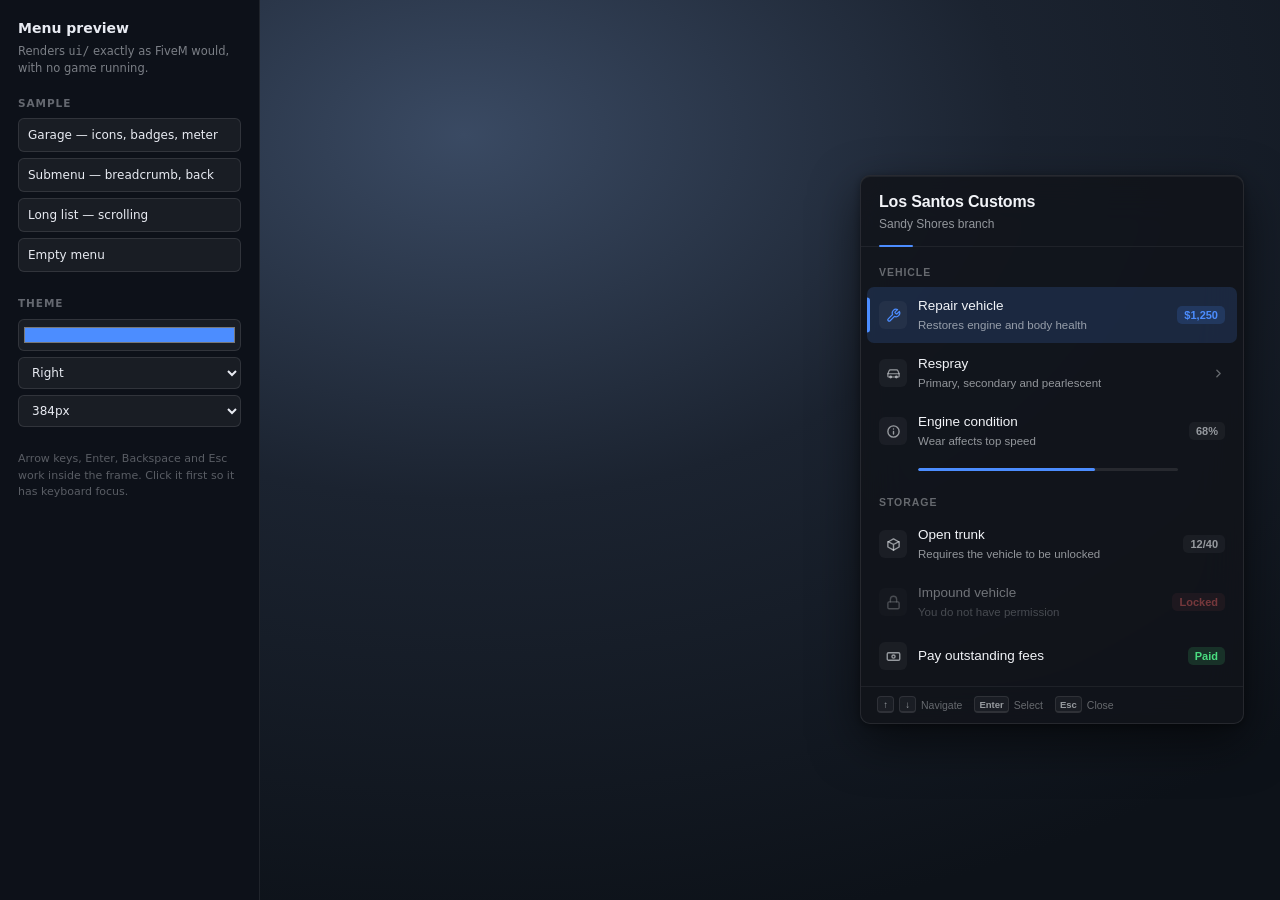
<file: tests/ui/preview.html>
<!DOCTYPE html>
<html lang="en">
<head>
<meta charset="UTF-8">
<title>DAG menu preview</title>
<style>
    :root { color-scheme: dark; }
    * { box-sizing: border-box; }
    body {
        margin: 0; height: 100vh; display: grid; grid-template-columns: 260px 1fr;
        font: 13px/1.5 'Segoe UI', system-ui, sans-serif; color: #e8ebf2; background: #0d1119;
    }
    aside { padding: 18px; border-right: 1px solid rgba(255,255,255,.08); overflow-y: auto; }
    h1 { font-size: 14px; margin: 0 0 4px; }
    p.lead { margin: 0 0 18px; font-size: 11.5px; color: rgba(232,235,242,.5); }
    h2 { font-size: 10.5px; letter-spacing: .09em; text-transform: uppercase;
         color: rgba(232,235,242,.4); margin: 18px 0 7px; }
    button, select, input {
        width: 100%; margin-bottom: 6px; padding: 7px 9px; font: inherit; font-size: 12px;
        color: inherit; background: rgba(255,255,255,.05); border: 1px solid rgba(255,255,255,.1);
        border-radius: 6px; cursor: pointer; text-align: left;
    }
    button:hover { background: rgba(255,255,255,.09); }
    input[type=color] { height: 32px; padding: 3px; }
    .stage { position: relative; overflow: hidden;
        background: radial-gradient(120% 90% at 20% 15%, #3a4a63 0%, #1b2330 45%, #0d1219 100%); }
    iframe { position: absolute; inset: 0; width: 100%; height: 100%; border: 0; }
    .note { margin-top: 18px; font-size: 11px; color: rgba(232,235,242,.35); }
</style>
</head>
<body>
<aside>
    <h1>Menu preview</h1>
    <p class="lead">Renders <code>ui/</code> exactly as FiveM would, with no game running.</p>

    <h2>Sample</h2>
    <button data-sample="garage">Garage &mdash; icons, badges, meter</button>
    <button data-sample="colours">Submenu &mdash; breadcrumb, back</button>
    <button data-sample="long">Long list &mdash; scrolling</button>
    <button data-sample="empty">Empty menu</button>

    <h2>Theme</h2>
    <input type="color" id="accent" value="#4c8dff">
    <select id="position">
        <option value="right">Right</option>
        <option value="left">Left</option>
        <option value="center">Center</option>
        <option value="top">Top</option>
    </select>
    <select id="width">
        <option value="340">340px</option>
        <option value="384" selected>384px</option>
        <option value="440">440px</option>
    </select>

    <p class="note">Arrow keys, Enter, Backspace and Esc work inside the frame.
    Click it first so it has keyboard focus.</p>
</aside>

<div class="stage"><iframe id="frame" src="../../ui/index.html"></iframe></div>

<script>
const SAMPLES = {
    garage: {
        title: 'Los Santos Customs', subtitle: 'Sandy Shores branch', canGoBack: false,
        options: [
            { title: 'Vehicle', header: true },
            { title: 'Repair vehicle', description: 'Restores engine and body health', icon: 'wrench', badge: '$1,250', badgeTone: 'accent' },
            { title: 'Respray', description: 'Primary, secondary and pearlescent', icon: 'car', submenu: true },
            { title: 'Engine condition', description: 'Wear affects top speed', icon: 'info', badge: '68%', progress: 68 },
            { title: 'Storage', header: true },
            { title: 'Open trunk', description: 'Requires the vehicle to be unlocked', icon: 'box', badge: '12/40' },
            { title: 'Impound vehicle', description: 'You do not have permission', icon: 'lock', disabled: true, badge: 'Locked', badgeTone: 'danger' },
            { title: 'Pay outstanding fees', icon: 'cash', badge: 'Paid', badgeTone: 'success' }
        ]
    },
    colours: {
        title: 'Respray', breadcrumb: 'Los Santos Customs', canGoBack: true,
        options: [
            { title: 'Classic Black', icon: '⬛', badge: '$200' },
            { title: 'Racing Red', icon: '🟥', badge: '$340' },
            { title: 'Pearl White', icon: '⬜', badge: '$540' },
            { title: 'Matte Olive', icon: '🟩', badge: '$480' }
        ]
    },
    long: {
        title: 'Impound lot', subtitle: '24 vehicles stored', canGoBack: true,
        breadcrumb: 'Police / Vehicles',
        options: Array.from({ length: 24 }, (_, i) => ({
            title: 'Vehicle ' + String(i + 1).padStart(2, '0'),
            description: i % 3 === 0 ? 'Flagged for inspection' : null,
            icon: 'car',
            badge: '$' + (150 + i * 25),
            disabled: i === 4
        }))
    },
    empty: { title: 'Watchlist', subtitle: 'Nothing tracked yet', canGoBack: true, options: [] }
};

const frame = document.getElementById('frame');
let sample = 'garage';

function theme() {
    return {
        accent: document.getElementById('accent').value,
        position: document.getElementById('position').value,
        width: Number(document.getElementById('width').value)
    };
}

function send() {
    frame.contentWindow.postMessage({ action: 'open', theme: theme(), menu: SAMPLES[sample] }, '*');
}

frame.addEventListener('load', send);
document.querySelectorAll('[data-sample]').forEach(btn =>
    btn.addEventListener('click', () => { sample = btn.dataset.sample; send(); }));
['accent', 'position', 'width'].forEach(id =>
    document.getElementById(id).addEventListener('input', send));
</script>
</body>
</html>
</file>
